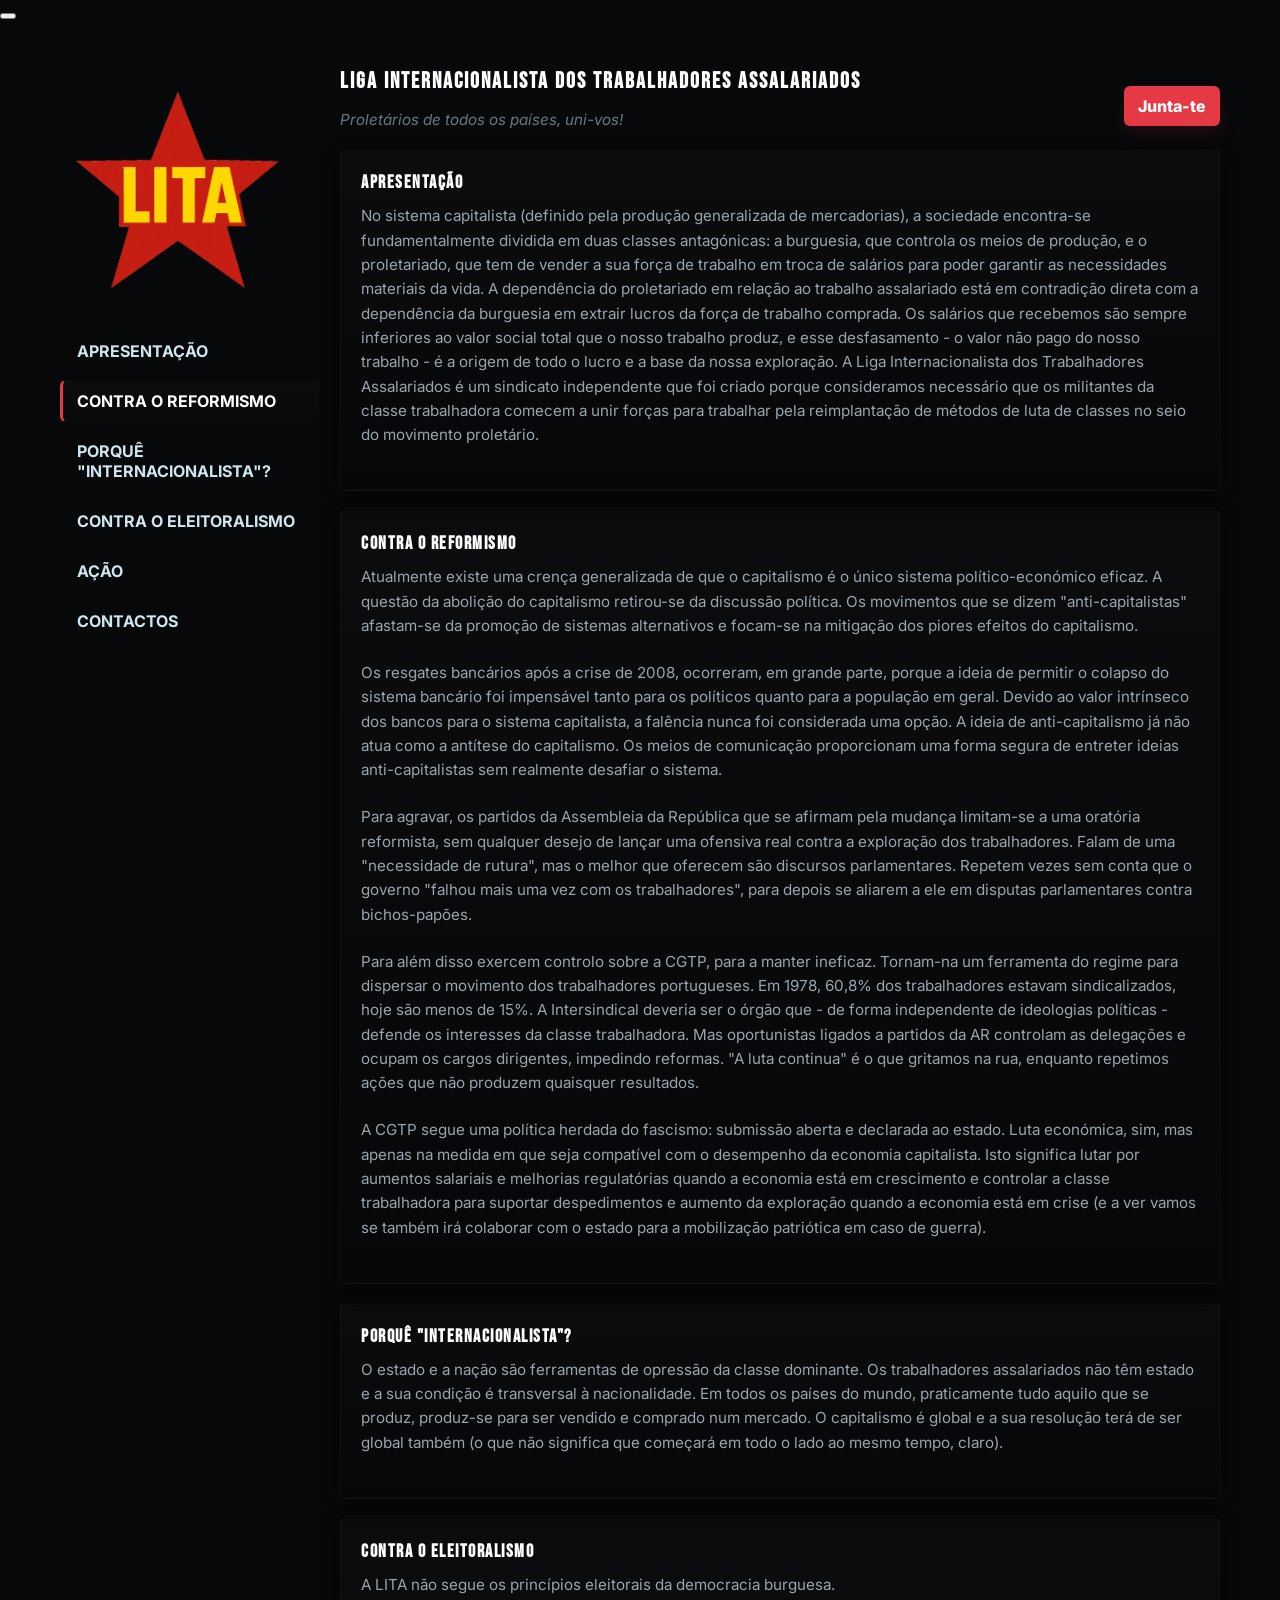
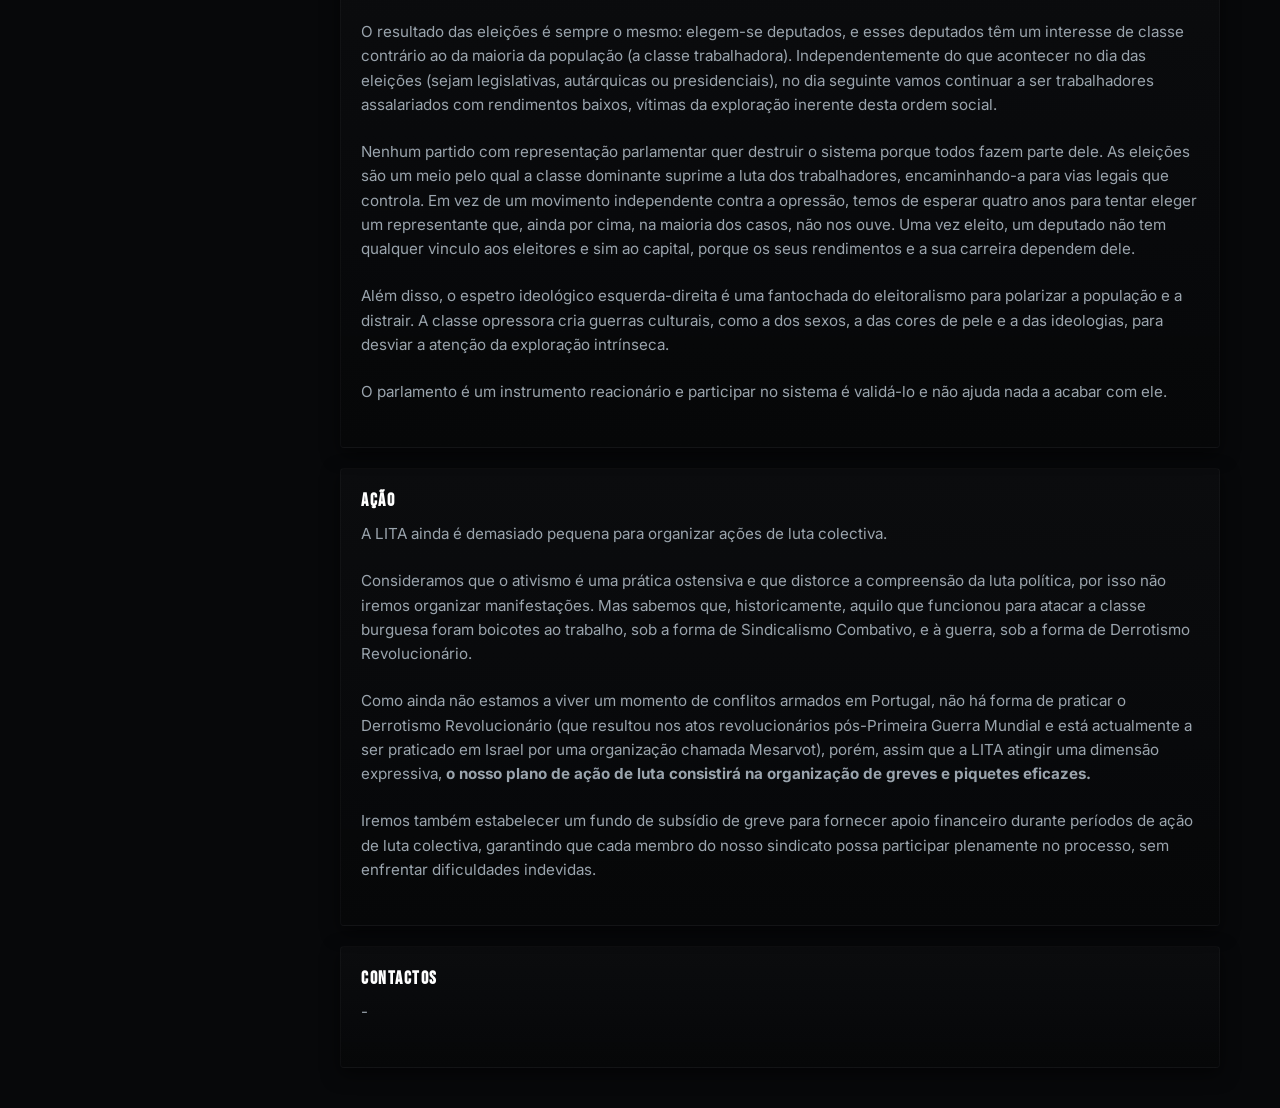
<file: index.html>
<!doctype html>
<html lang="pt-PT">
<head>
  <meta charset="utf-8" />
  <meta name="viewport" content="width=device-width,initial-scale=1" />
  <title>LITA</title>
  <!-- Display + body fonts -->
  <link href="https://fonts.googleapis.com/css2?family=Bebas+Neue&family=Inter:wght@300;400;600;700&display=swap" rel="stylesheet">
  <link rel="stylesheet" href="styles.css">
</head>
<body>
  <!-- anchor target for "top" (logo links here) -->
  <div id="top" tabindex="-1"></div>

  <!-- Mobile overlay/backdrop (hidden by default) -->
  <div id="sidebar-backdrop" class="sidebar-backdrop" tabindex="-1" aria-hidden="true"></div>

  <!-- Hamburger button (fixed on mobile; hidden on desktop via CSS) -->
  <button id="hamburger" class="hamburger" aria-label="Abrir menu" aria-expanded="false" aria-controls="site-sidebar">
    <span class="hamburger-box" aria-hidden="true">
      <span class="hamburger-inner"></span>
    </span>
  </button>

  <div class="container">
    <aside id="site-sidebar" class="sidebar" aria-label="Navegação do site" role="complementary">
      <!-- Logo only — clicking returns to very top -->
      <a class="logo-link" href="#top" aria-label="Voltar ao topo">
        <img src="LITA-logo.png" alt="LITA — símbolo do sindicato" class="logo-img">
      </a>

      <nav class="side-nav" role="navigation" aria-label="Menú lateral">
        <a class="tab active" href="#apresentacao" data-target="apresentacao">APRESENTAÇÃO</a>
        <a class="tab" href="#reformismo" data-target="reformismo">CONTRA O REFORMISMO</a>
        <a class="tab" href="#internacionalismo" data-target="internacionalismo">PORQUÊ "INTERNACIONALISTA"?</a>
        <a class="tab" href="#eleitoralismo" data-target="eleitoralismo">CONTRA O ELEITORALISMO</a>
        <a class="tab" href="#acao" data-target="acao">AÇÃO</a>
        <a class="tab" href="#contactos" data-target="contactos">CONTACTOS</a>
      </nav>
    </aside>

    <main class="main">
      <header class="topbar">
        <div class="top-left">
          <h1 class="site-title">Liga Internacionalista dos Trabalhadores Assalariados</h1>
          <p class="muted"><em>Proletários de todos os países, uni-vos!</em></p>
        </div>
        <div class="top-actions">
          <a class="btn cta" href="join.html" aria-label="Junta-te">Junta-te</a>
        </div>
      </header>

      <!-- APRESENTAÇÃO -->
      <section id="apresentacao" class="section card" tabindex="-1" aria-labelledby="apresentacao-title">
        <h2 id="apresentacao-title">APRESENTAÇÃO</h2>
        <p class="muted">No sistema capitalista (definido pela produção generalizada de mercadorias), a sociedade encontra-se fundamentalmente dividida em duas classes antagónicas: a burguesia, que controla os meios de produção, e o proletariado, que tem de vender a sua força de trabalho em troca de salários para poder garantir as necessidades materiais da vida. A dependência do proletariado em relação ao trabalho assalariado está em contradição direta com a dependência da burguesia em extrair lucros da força de trabalho comprada. Os salários que recebemos são sempre inferiores ao valor social total que o nosso trabalho produz, e esse desfasamento - o valor não pago do nosso trabalho - é a origem de todo o lucro e a base da nossa exploração. A Liga Internacionalista dos Trabalhadores Assalariados é um sindicato independente que foi criado porque consideramos necessário que os militantes da classe trabalhadora comecem a unir forças para trabalhar pela reimplantação de métodos de luta de classes no seio do movimento proletário.</p>
      </section>

      <!-- CONTRA O REFORMISMO -->
      <section id="reformismo" class="section card" tabindex="-1" aria-labelledby="reformismo-title">
        <h2 id="reformismo-title">CONTRA O REFORMISMO</h2>
        <p class="muted">Atualmente existe uma crença generalizada de que o capitalismo é o único sistema político-económico eficaz. A questão da abolição do capitalismo retirou-se da discussão política. Os movimentos que se dizem "anti-capitalistas" afastam-se da promoção de sistemas alternativos e focam-se na mitigação dos piores efeitos do capitalismo.</p>
        <p class="muted">Os resgates bancários após a crise de 2008, ocorreram, em grande parte, porque a ideia de permitir o colapso do sistema bancário foi impensável tanto para os políticos quanto para a população em geral. Devido ao valor intrínseco dos bancos para o sistema capitalista, a falência nunca foi considerada uma opção. A ideia de anti-capitalismo já não atua como a antítese do capitalismo. Os meios de comunicação proporcionam uma forma segura de entreter ideias anti-capitalistas sem realmente desafiar o sistema.</p>
        <p class="muted">Para agravar, os partidos da Assembleia da República que se afirmam pela mudança limitam-se a uma oratória reformista, sem qualquer desejo de lançar uma ofensiva real contra a exploração dos trabalhadores. Falam de uma "necessidade de rutura", mas o melhor que oferecem são discursos parlamentares. Repetem vezes sem conta que o governo "falhou mais uma vez com os trabalhadores", para depois se aliarem a ele em disputas parlamentares contra bichos-papões.</p>
        <p class="muted">Para além disso exercem controlo sobre a CGTP, para a manter ineficaz. Tornam-na um ferramenta do regime para dispersar o movimento dos trabalhadores portugueses. Em 1978, 60,8% dos trabalhadores estavam sindicalizados, hoje são menos de 15%. A Intersindical deveria ser o órgão que - de forma independente de ideologias políticas - defende os interesses da classe trabalhadora. Mas oportunistas ligados a partidos da AR controlam as delegações e ocupam os cargos dirigentes, impedindo reformas. "A luta continua" é o que gritamos na rua, enquanto repetimos ações que não produzem quaisquer resultados.</p>
        <p class="muted">A CGTP segue uma política herdada do fascismo: submissão aberta e declarada ao estado. Luta económica, sim, mas apenas na medida em que seja compatível com o desempenho da economia capitalista. Isto significa lutar por aumentos salariais e melhorias regulatórias quando a economia está em crescimento e controlar a classe trabalhadora para suportar despedimentos e aumento da exploração quando a economia está em crise (e a ver vamos se também irá colaborar com o estado para a mobilização patriótica em caso de guerra).</p>
      </section>

      <!-- PORQUÊ "INTERNACIONALISTA"? -->
      <section id="internacionalismo" class="section card" tabindex="-1" aria-labelledby="internacionalismo-title">
        <h2 id="internacionalismo-title">PORQUÊ "INTERNACIONALISTA"?</h2>
        <p class="muted">O estado e a nação são ferramentas de opressão da classe dominante. Os trabalhadores assalariados não têm estado e a sua condição é transversal à nacionalidade. Em todos os países do mundo, praticamente tudo aquilo que se produz, produz-se para ser vendido e comprado num mercado. O capitalismo é global e a sua resolução terá de ser global também (o que não significa que começará em todo o lado ao mesmo tempo, claro).</p>
      </section>

      <!-- CONTRA O ELEITORALISMO -->
      <section id="eleitoralismo" class="section card" tabindex="-1" aria-labelledby="eleitoralismo-title">
        <h2 id="eleitoralismo-title">CONTRA O ELEITORALISMO</h2>
        <p class="muted">A LITA não segue os princípios eleitorais da democracia burguesa.</p>
        <p class="muted">O resultado das eleições é sempre o mesmo: elegem-se deputados, e esses deputados têm um interesse de classe contrário ao da maioria da população (a classe trabalhadora). Independentemente do que acontecer no dia das eleições (sejam legislativas, autárquicas ou presidenciais), no dia seguinte vamos continuar a ser trabalhadores assalariados com rendimentos baixos, vítimas da exploração inerente desta ordem social.</p>
        <p class="muted">Nenhum partido com representação parlamentar quer destruir o sistema porque todos fazem parte dele. As eleições são um meio pelo qual a classe dominante suprime a luta dos trabalhadores, encaminhando-a para vias legais que controla. Em vez de um movimento independente contra a opressão, temos de esperar quatro anos para tentar eleger um representante que, ainda por cima, na maioria dos casos, não nos ouve. Uma vez eleito, um deputado não tem qualquer vinculo aos eleitores e sim ao capital, porque os seus rendimentos e a sua carreira dependem dele.</p>
        <p class="muted">Além disso, o espetro ideológico esquerda-direita é uma fantochada do eleitoralismo para polarizar a população e a distrair. A classe opressora cria guerras culturais, como a dos sexos, a das cores de pele e a das ideologias, para desviar a atenção da exploração intrínseca.</p>
        <p class="muted">O parlamento é um instrumento reacionário e participar no sistema é validá-lo e não ajuda nada a acabar com ele.</p>
      </section>

      <!-- AÇÃO -->
      <section id="acao" class="section card" tabindex="-1" aria-labelledby="acao-title">
        <h2 id="acao-title">AÇÃO</h2>
        <p class="muted">A LITA ainda é demasiado pequena para organizar ações de luta colectiva.</p>
        <p class="muted">Consideramos que o ativismo é uma prática ostensiva e que distorce a compreensão da luta política, por isso não iremos organizar manifestações. Mas sabemos que, historicamente, aquilo que funcionou para atacar a classe burguesa foram boicotes ao trabalho, sob a forma de Sindicalismo Combativo, e à guerra, sob a forma de Derrotismo Revolucionário.</p>
        <p class="muted">Como ainda não estamos a viver um momento de conflitos armados em Portugal, não há forma de praticar o Derrotismo Revolucionário (que resultou nos atos revolucionários pós-Primeira Guerra Mundial e está actualmente a ser praticado em Israel por uma organização chamada Mesarvot), porém, assim que a LITA atingir uma dimensão expressiva, <strong>o nosso plano de ação de luta consistirá na organização de greves e piquetes eficazes.</strong></p>
        <p class="muted">Iremos também estabelecer um fundo de subsídio de greve para fornecer apoio financeiro durante períodos de ação de luta colectiva, garantindo que cada membro do nosso sindicato possa participar plenamente no processo, sem enfrentar dificuldades indevidas.</p>
      </section>

      <!-- CONTACTOS -->
      <section id="contactos" class="section card" tabindex="-1" aria-labelledby="contactos-title">
        <h2 id="contactos-title">CONTACTOS</h2>
        <p class="muted">-</p>
      </section>
    </main>
  </div>

  <script src="script.js" defer></script>
</body>
</html>
</file>
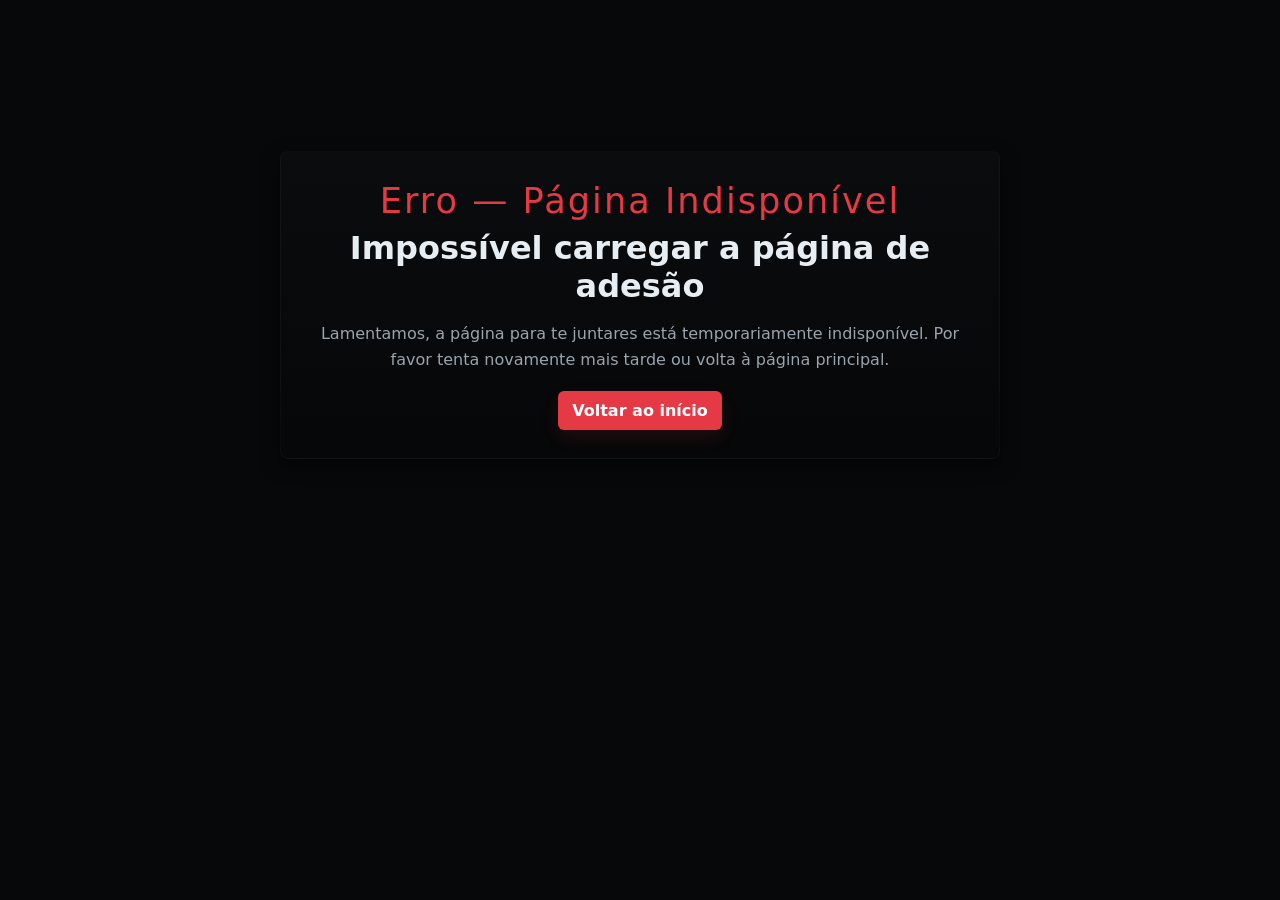
<file: join.html>
<!doctype html>
<html lang="pt-PT">
<head>
  <meta charset="utf-8" />
  <meta name="viewport" content="width=device-width,initial-scale=1" />
  <title>Junta-te — LITA</title>
  <link rel="stylesheet" href="styles.css">
  <style>
    /* Small page-specific tweaks so it looks good even if styles.css changes */
    .center-wrap{
      min-height: 70vh;
      display:flex;
      align-items:center;
      justify-content:center;
      padding:28px;
    }
    .error-card{
      max-width:720px;
      width:100%;
      text-align:center;
      padding:28px;
      border-radius:8px;
    }
    .error-code{
      font-family: "Bebas Neue", system-ui, sans-serif;
      font-size:2.2rem;
      letter-spacing:2px;
      margin-bottom:8px;
      color:var(--accent);
    }
    .error-msg{color:var(--muted);margin-bottom:18px;line-height:1.6}
    .back-row{display:flex;justify-content:center;gap:12px}
  </style>
</head>
<body>
  <main class="center-wrap">
    <div class="error-card card" role="status" aria-live="polite">
      <div class="error-code">Erro — Página Indisponível</div>
      <h1 style="margin:6px 0 12px 0">Impossível carregar a página de adesão</h1>
      <p class="error-msg">
        Lamentamos, a página para te juntares está temporariamente indisponível.
        Por favor tenta novamente mais tarde ou volta à página principal.
      </p>

      <div class="back-row">
        <!-- prefer a normal link so it works without JS -->
        <a class="btn" href="index.html" aria-label="Voltar ao início">Voltar ao início</a>
      </div>
    </div>
  </main>
</body>
</html>
</file>
<file: styles.css>
:root{
  --accent: #e63946;
  --bg: #07080a;
  --card: #0f1416;
  --muted: #9aa4ad;
  --muted-2: #6b7780;
  --radius: 4px;
  --maxw: 1200px;
  --gap: 20px;
  --sidebar-w: 260px;
  --sans: "Inter", system-ui, -apple-system, "Segoe UI", Roboto, "Helvetica Neue", Arial;
  --display: "Bebas Neue", --sans;
}

*{box-sizing:border-box}
html,body{height:100%;margin:0;background:var(--bg);color:#e6eef3;font-family:var(--sans);-webkit-font-smoothing:antialiased}
a{color:var(--accent);text-decoration:none}
.container{max-width:var(--maxw);margin:28px auto;padding:20px;display:grid;grid-template-columns:var(--sidebar-w) 1fr;gap:var(--gap)}

/* Sidebar */
.sidebar{
  position:sticky;top:24px;height:calc(100vh - 48px);display:flex;flex-direction:column;gap:14px;align-items:flex-start;
}
.sidebar-brand{display:flex;gap:12px;align-items:center}
.brand-text strong{display:block;color:#fff}
.muted{color:var(--muted);font-size:0.95rem}
.logo-link{
  display:block;
  width:100%;
  padding:6px 0;
}
.logo-img{
  width: calc(var(--sidebar-w) - 24px);
  max-width:100%;
  height:auto;
  display:block;
  object-fit:contain;
  border-radius:4px;
  border: none;
  box-shadow: none;
}

/* Nav */
.side-nav{display:flex;flex-direction:column;gap:8px;width:100%}
.side-nav .tab{
  display:inline-block;padding:10px 14px;border-radius:6px;text-decoration:none;color:inherit;font-weight:700;border:1px solid transparent;
  background:transparent;color:#cfe6ef;border-left:3px solid transparent;
}
.side-nav .tab:hover{background:rgba(255,255,255,0.02);color:#fff}
.side-nav .tab.active{background:linear-gradient(180deg, rgba(255,255,255,0.02), rgba(255,255,255,0.01)); border-left-color:var(--accent); color:#fff;}

/* Main column */
.main{min-height:80vh}
.topbar{display:flex;justify-content:space-between;align-items:center;gap:12px;margin-bottom:6px}
.site-title{margin:0;font-size:1.4rem;font-family:var(--display);letter-spacing:2px;color:#fff}
.topbar .muted{color:var(--muted-2)}

.btn{padding:10px 14px;border-radius:6px;font-weight:800;background:var(--accent);color:#fff;box-shadow:0 8px 18px rgba(230,57,70,0.12);border:none}
.card{background:linear-gradient(180deg, rgba(255,255,255,0.02), rgba(0,0,0,0.12)); padding:20px; border-radius:var(--radius); box-shadow: 0 6px 18px rgba(0,0,0,0.55); border:1px solid rgba(255,255,255,0.03); margin-bottom:var(--gap)}

.section h2{font-family:var(--display);font-size:1.15rem;margin:0 0 10px 0;letter-spacing:1.5px;color:#fff}
.section p {
  color: var(--muted);
  margin: 0 0 1.5em 0;
  line-height: 1.6;
}

/* Feed */
.feed-list{display:grid;gap:12px}
.feed-item{
  display:flex;flex-direction:column;padding:14px;border-radius:6px;background:linear-gradient(180deg, #0c1618, #071011);
  border:1px solid rgba(255,255,255,0.02);
  box-shadow: 0 6px 10px rgba(0,0,0,0.6);
}
.feed-item .title{font-weight:800;color:#fff;margin-bottom:6px;font-size:1rem;letter-spacing:0.6px}
.feed-item .meta{font-size:0.9rem;color:var(--muted)}
.feed-item .body{margin-top:8px;color:var(--muted)}

/* Small UI details */
.muted-small{color:var(--muted);font-size:0.9rem}
.site-footer{text-align:center;margin-top:16px;padding:8px;color:var(--muted)}

/* Responsive (desktop -> mobile baseline) */
@media (max-width:900px){
  .container{grid-template-columns:1fr;padding:12px}
  /* Make the sidebar an off-canvas panel on mobile */
  .sidebar{
    position:fixed;
    top:0;
    right:0;
    height:100vh;
    width:var(--sidebar-w);
    max-width:82%;
    background:linear-gradient(180deg, #071011, #0b1113);
    padding:20px;
    box-shadow: -12px 0 30px rgba(0,0,0,0.6);
    transform: translateX(110%); /* hidden by default (off canvas) */
    transition: transform 320ms cubic-bezier(.2,.9,.2,1);
    z-index:1200;
    align-items:flex-start;
    overflow-y:auto;
  }

  /* When the page has the class 'sidebar-open' the panel slides in */
  .sidebar-open .sidebar{
    transform: translateX(0);
  }

  /* Backdrop that darkens page and captures clicks */
  .sidebar-backdrop{
    position:fixed;
    inset:0;
    background:rgba(0,0,0,0.45);
    opacity:0;
    pointer-events:none;
    transition:opacity 240ms ease;
    z-index:1100;
  }
  .sidebar-open .sidebar-backdrop{
    opacity:1;
    pointer-events:auto;
  }

  /* Keep logo smaller for smaller screens */
  .logo-img{
    width:calc(var(--sidebar-w) - 64px);
  }

  /* Side nav horizontally on very small widths? keep vertical for offcanvas */
  .side-nav{flex-direction:column;gap:10px;padding-top:8px}

  /* Hamburger button: fixed bottom-right */
  .hamburger{
    position:fixed;
    right:14px;
    bottom:18px;
    width:52px;
    height:52px;
    border-radius:12px;
    display:flex;
    align-items:center;
    justify-content:center;
    border:none;
    background:linear-gradient(180deg, rgba(255,255,255,0.03), rgba(0,0,0,0.12));
    box-shadow: 0 8px 20px rgba(0,0,0,0.6);
    z-index:1300;
    cursor:pointer;
    -webkit-tap-highlight-color: transparent;
  }
  .hamburger-box{display:inline-block;width:28px;height:18px;position:relative}
  .hamburger-inner, .hamburger-inner::before, .hamburger-inner::after{
    display:block;
    background: #e6eef3;
    height:2px;
    width:100%;
    border-radius:2px;
    position:relative;
    transition: transform 220ms ease, opacity 220ms ease;
  }
  .hamburger-inner::before, .hamburger-inner::after{
    content:"";
    position:absolute;
    left:0;
  }
  .hamburger-inner::before{top:-8px}
  .hamburger-inner::after{top:8px}

  /* When sidebar open, show X by rotating bars */
  .sidebar-open .hamburger .hamburger-inner{
    transform: rotate(45deg);
  }
  .sidebar-open .hamburger .hamburger-inner::before{
    transform: rotate(90deg) translateX(0);
    top:0;
  }
  .sidebar-open .hamburger .hamburger-inner::after{
    opacity:0;
  }

  /* Hide the desktop inline nav bar (if any) and keep sidebar accessible */
  .sidebar{align-items:flex-start}

  /* Place the CTA under the title/subtitle on mobile */
  .topbar {
    flex-direction: column;
    align-items: flex-start;
    gap: 8px;
  }

  /* ensure the left content (title + subtitle) stays above the button */
  .top-left { order: 1; width: 100%; }

  /* move the action under the left content */
  .top-actions {
    order: 2;
    width: 100%;
    display: flex;
    justify-content: flex-start;
    margin-top: 0;
  }

  /* make the button easy to tap on mobile */
  .top-actions .btn {
    display: inline-block;
    min-width: 120px;
}

/* smooth scrolling */
@media (prefers-reduced-motion: reduce){
  html{scroll-behavior:auto}
}
html{scroll-behavior:smooth}
</file>
